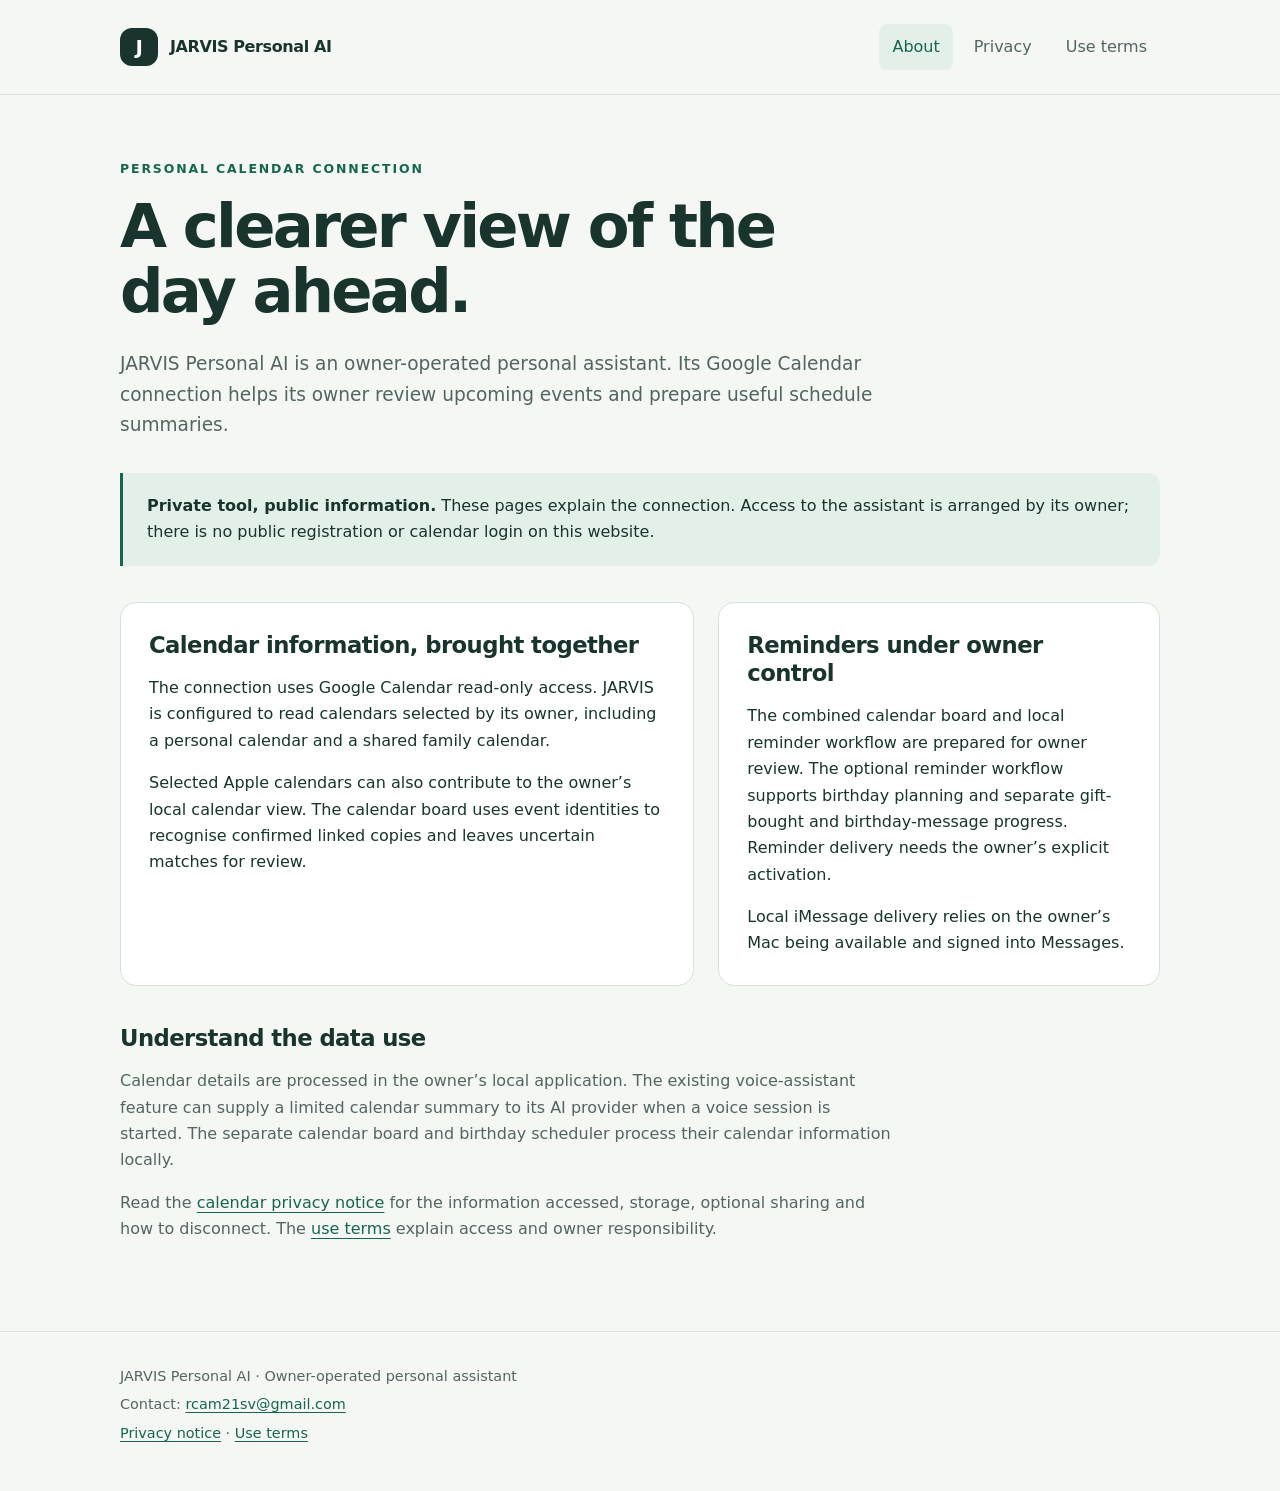
<file: index.html>
<!doctype html>
<html lang="en">
<head>
 <meta name="google-site-verification" content="1yvTeYwo1MRHbJWouX_5SvsG6cOAL9F-yPDknFe13h4" />
 <meta charset="utf-8"><meta name="viewport" content="width=device-width, initial-scale=1">
 <meta name="description" content="Information about the private JARVIS Personal AI calendar connection, its data use and owner controls.">
 <meta http-equiv="Content-Security-Policy" content="default-src 'none'; style-src 'self'; base-uri 'none'; form-action 'none'; frame-ancestors 'none'">
 <title>JARVIS Personal AI · Calendar connection</title><link rel="stylesheet" href="styles.css">
</head>
<body>
 <a class="skip-link" href="#main">Skip to content</a>
 <header><div class="wrap"><a class="brand" href="index.html"><span class="brand-mark" aria-hidden="true">J</span>JARVIS Personal AI</a><nav aria-label="Main navigation"><a href="index.html" aria-current="page">About</a><a href="privacy.html">Privacy</a><a href="terms.html">Use terms</a></nav></div></header>
 <main id="main" class="wrap">
  <p class="eyebrow">Personal calendar connection</p>
  <h1>A clearer view of the day ahead.</h1>
  <p class="lead">JARVIS Personal AI is an owner-operated personal assistant. Its Google Calendar connection helps its owner review upcoming events and prepare useful schedule summaries.</p>
  <div class="notice"><p><strong>Private tool, public information.</strong> These pages explain the connection. Access to the assistant is arranged by its owner; there is no public registration or calendar login on this website.</p></div>
  <div class="grid">
   <section class="panel"><h2>Calendar information, brought together</h2><p>The connection uses Google Calendar read-only access. JARVIS is configured to read calendars selected by its owner, including a personal calendar and a shared family calendar.</p><p>Selected Apple calendars can also contribute to the owner’s local calendar view. The calendar board uses event identities to recognise confirmed linked copies and leaves uncertain matches for review.</p></section>
   <section class="panel"><h2>Reminders under owner control</h2><p>The combined calendar board and local reminder workflow are prepared for owner review. The optional reminder workflow supports birthday planning and separate gift-bought and birthday-message progress. Reminder delivery needs the owner’s explicit activation.</p><p>Local iMessage delivery relies on the owner’s Mac being available and signed into Messages.</p></section>
  </div>
  <section class="prose"><h2>Understand the data use</h2><p>Calendar details are processed in the owner’s local application. The existing voice-assistant feature can supply a limited calendar summary to its AI provider when a voice session is started. The separate calendar board and birthday scheduler process their calendar information locally.</p><p>Read the <a href="privacy.html">calendar privacy notice</a> for the information accessed, storage, optional sharing and how to disconnect. The <a href="terms.html">use terms</a> explain access and owner responsibility.</p></section>
 </main>
 <footer><div class="wrap"><p>JARVIS Personal AI · Owner-operated personal assistant</p><p>Contact: <a href="mailto:rcam21sv@gmail.com">rcam21sv@gmail.com</a></p><p><a href="privacy.html">Privacy notice</a> · <a href="terms.html">Use terms</a></p></div></footer>
</body></html>
</file>
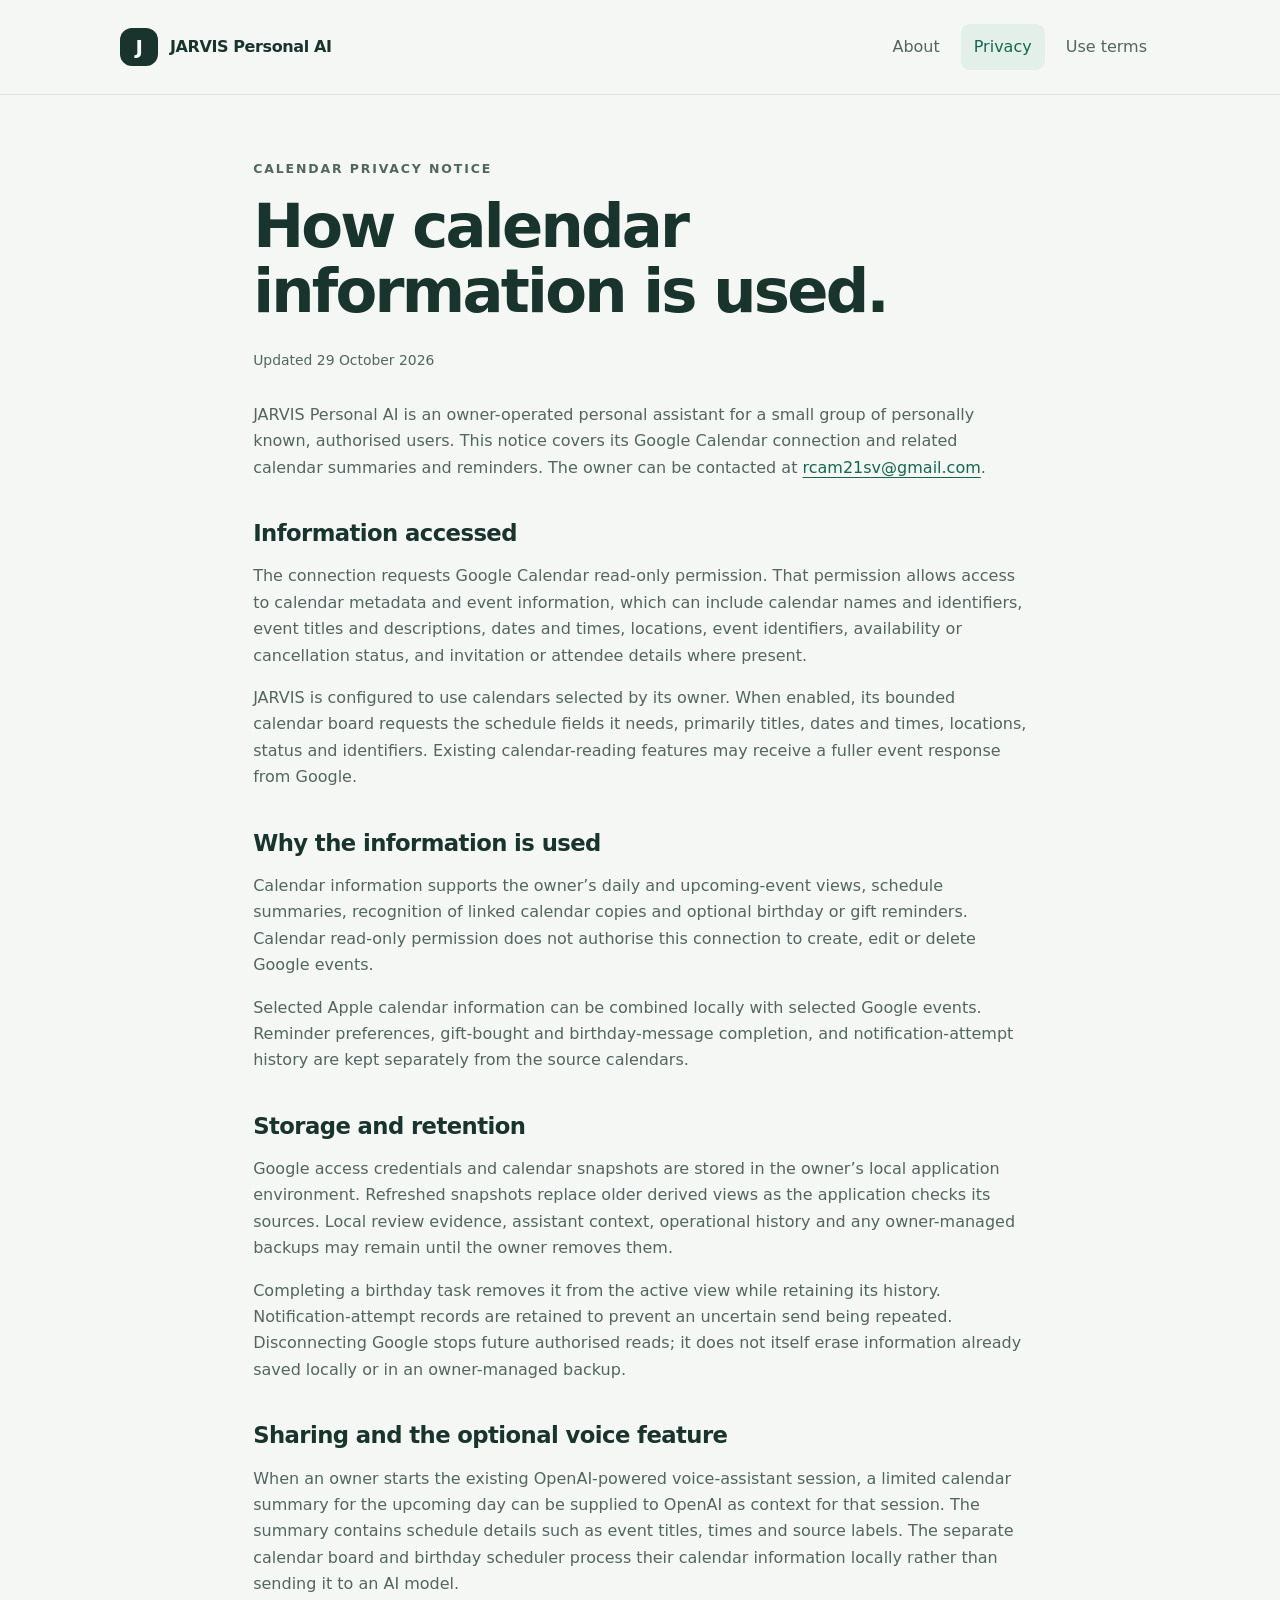
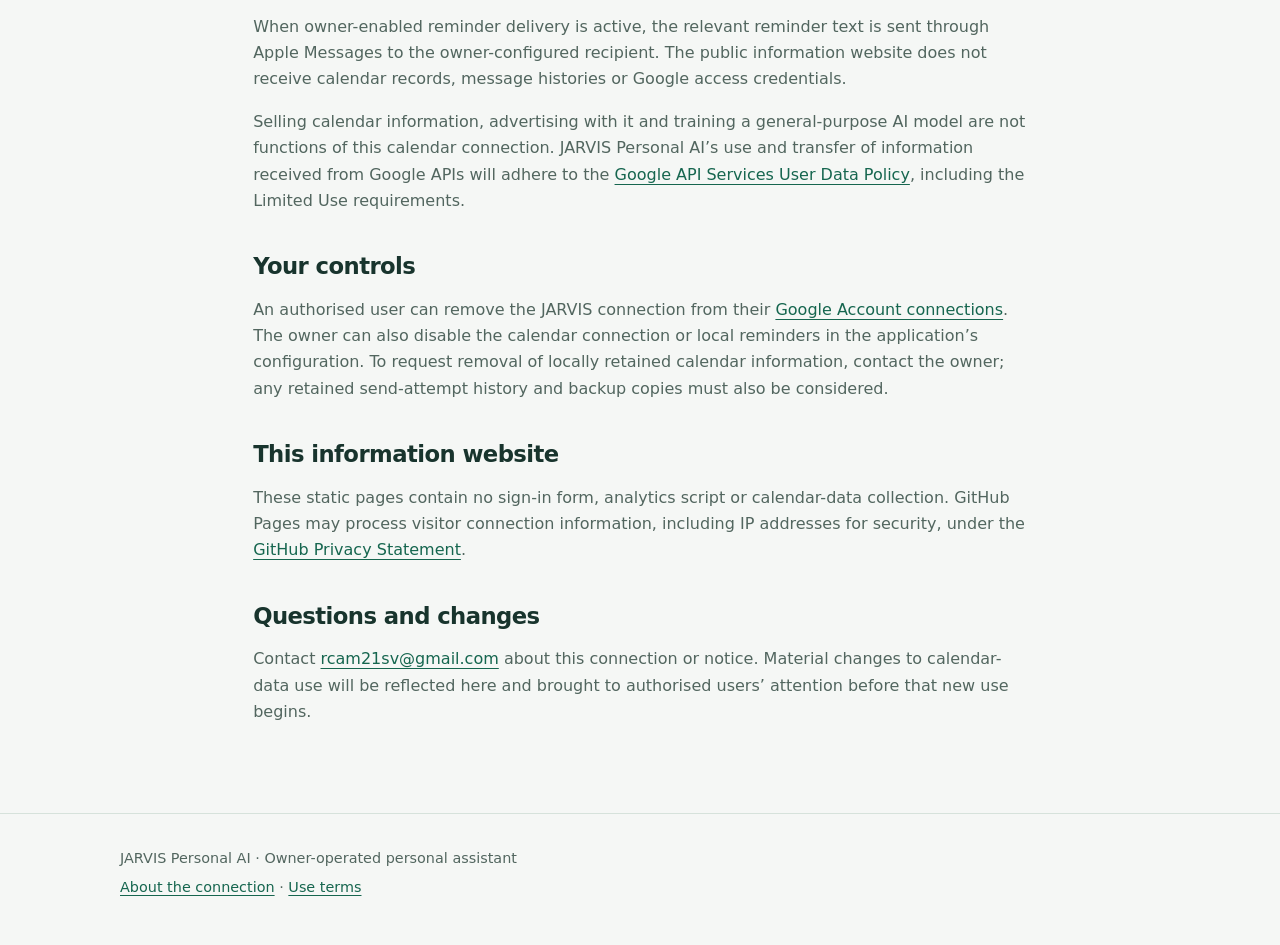
<file: privacy.html>
<!doctype html>
<html lang="en">
<head>
 <meta charset="utf-8"><meta name="viewport" content="width=device-width, initial-scale=1">
 <meta name="description" content="How the private JARVIS Personal AI Google Calendar connection accesses, uses, stores and shares calendar information.">
 <meta http-equiv="Content-Security-Policy" content="default-src 'none'; style-src 'self'; base-uri 'none'; form-action 'none'; frame-ancestors 'none'">
 <title>Calendar privacy notice · JARVIS Personal AI</title><link rel="stylesheet" href="styles.css">
</head>
<body>
 <a class="skip-link" href="#main">Skip to content</a>
 <header><div class="wrap"><a class="brand" href="index.html"><span class="brand-mark" aria-hidden="true">J</span>JARVIS Personal AI</a><nav aria-label="Main navigation"><a href="index.html">About</a><a href="privacy.html" aria-current="page">Privacy</a><a href="terms.html">Use terms</a></nav></div></header>
 <main id="main" class="wrap prose">
  <p class="eyebrow">Calendar privacy notice</p><h1>How calendar information is used.</h1>
  <p class="meta">Updated 29 October 2026</p>
  <p>JARVIS Personal AI is an owner-operated personal assistant for a small group of personally known, authorised users. This notice covers its Google Calendar connection and related calendar summaries and reminders. The owner can be contacted at <a href="mailto:rcam21sv@gmail.com">rcam21sv@gmail.com</a>.</p>
  <h2>Information accessed</h2>
  <p>The connection requests Google Calendar read-only permission. That permission allows access to calendar metadata and event information, which can include calendar names and identifiers, event titles and descriptions, dates and times, locations, event identifiers, availability or cancellation status, and invitation or attendee details where present.</p>
  <p>JARVIS is configured to use calendars selected by its owner. When enabled, its bounded calendar board requests the schedule fields it needs, primarily titles, dates and times, locations, status and identifiers. Existing calendar-reading features may receive a fuller event response from Google.</p>
  <h2>Why the information is used</h2>
  <p>Calendar information supports the owner’s daily and upcoming-event views, schedule summaries, recognition of linked calendar copies and optional birthday or gift reminders. Calendar read-only permission does not authorise this connection to create, edit or delete Google events.</p>
  <p>Selected Apple calendar information can be combined locally with selected Google events. Reminder preferences, gift-bought and birthday-message completion, and notification-attempt history are kept separately from the source calendars.</p>
  <h2>Storage and retention</h2>
  <p>Google access credentials and calendar snapshots are stored in the owner’s local application environment. Refreshed snapshots replace older derived views as the application checks its sources. Local review evidence, assistant context, operational history and any owner-managed backups may remain until the owner removes them.</p>
  <p>Completing a birthday task removes it from the active view while retaining its history. Notification-attempt records are retained to prevent an uncertain send being repeated. Disconnecting Google stops future authorised reads; it does not itself erase information already saved locally or in an owner-managed backup.</p>
  <h2>Sharing and the optional voice feature</h2>
  <p>When an owner starts the existing OpenAI-powered voice-assistant session, a limited calendar summary for the upcoming day can be supplied to OpenAI as context for that session. The summary contains schedule details such as event titles, times and source labels. The separate calendar board and birthday scheduler process their calendar information locally rather than sending it to an AI model.</p>
  <p>When owner-enabled reminder delivery is active, the relevant reminder text is sent through Apple Messages to the owner-configured recipient. The public information website does not receive calendar records, message histories or Google access credentials.</p>
  <p>Selling calendar information, advertising with it and training a general-purpose AI model are not functions of this calendar connection. JARVIS Personal AI’s use and transfer of information received from Google APIs will adhere to the <a href="https://developers.google.com/terms/api-services-user-data-policy">Google API Services User Data Policy</a>, including the Limited Use requirements.</p>
  <h2>Your controls</h2>
  <p>An authorised user can remove the JARVIS connection from their <a href="https://myaccount.google.com/connections">Google Account connections</a>. The owner can also disable the calendar connection or local reminders in the application’s configuration. To request removal of locally retained calendar information, contact the owner; any retained send-attempt history and backup copies must also be considered.</p>
  <h2>This information website</h2>
  <p>These static pages contain no sign-in form, analytics script or calendar-data collection. GitHub Pages may process visitor connection information, including IP addresses for security, under the <a href="https://docs.github.com/en/site-policy/privacy-policies/github-general-privacy-statement">GitHub Privacy Statement</a>.</p>
  <h2>Questions and changes</h2>
  <p>Contact <a href="mailto:rcam21sv@gmail.com">rcam21sv@gmail.com</a> about this connection or notice. Material changes to calendar-data use will be reflected here and brought to authorised users’ attention before that new use begins.</p>
 </main>
 <footer><div class="wrap"><p>JARVIS Personal AI · Owner-operated personal assistant</p><p><a href="index.html">About the connection</a> · <a href="terms.html">Use terms</a></p></div></footer>
</body></html>
</file>
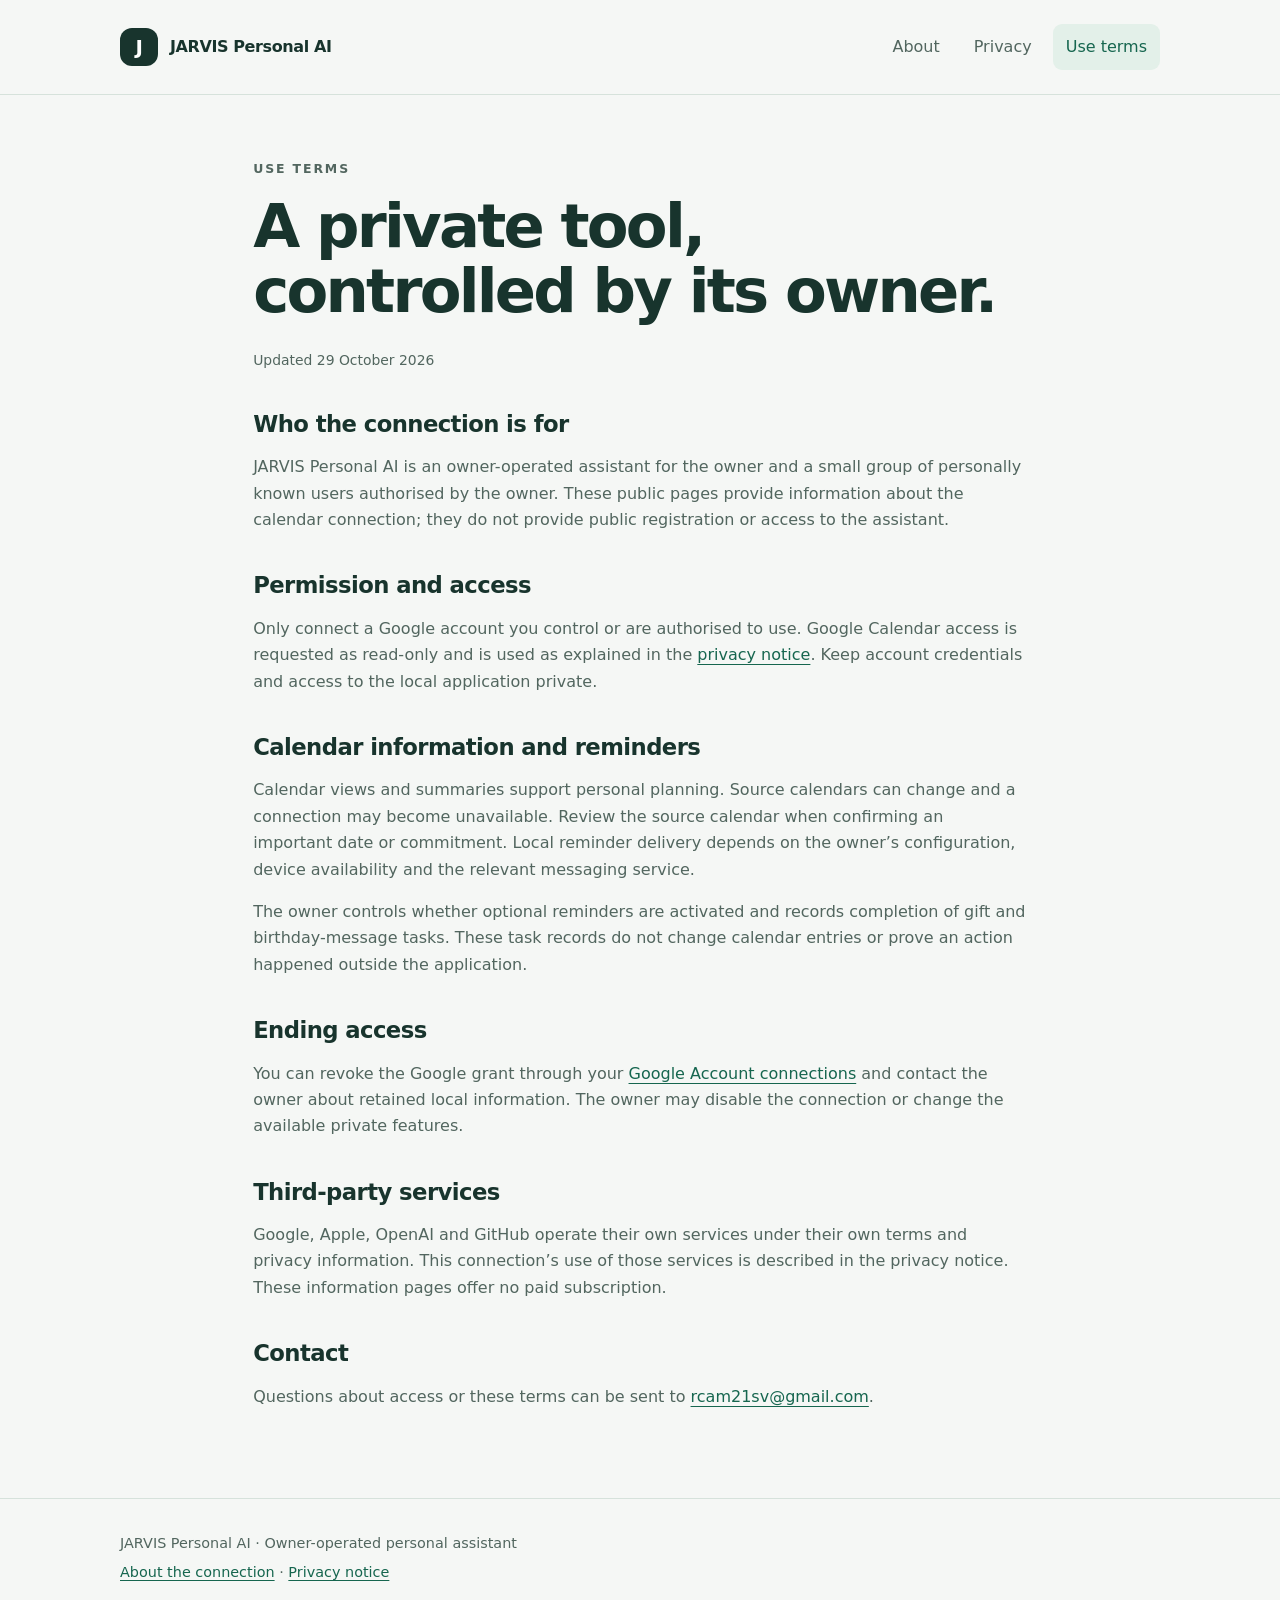
<file: terms.html>
<!doctype html>
<html lang="en">
<head>
 <meta charset="utf-8"><meta name="viewport" content="width=device-width, initial-scale=1">
 <meta name="description" content="Access and use terms for the private JARVIS Personal AI calendar connection.">
 <meta http-equiv="Content-Security-Policy" content="default-src 'none'; style-src 'self'; base-uri 'none'; form-action 'none'; frame-ancestors 'none'">
 <title>Use terms · JARVIS Personal AI</title><link rel="stylesheet" href="styles.css">
</head>
<body>
 <a class="skip-link" href="#main">Skip to content</a>
 <header><div class="wrap"><a class="brand" href="index.html"><span class="brand-mark" aria-hidden="true">J</span>JARVIS Personal AI</a><nav aria-label="Main navigation"><a href="index.html">About</a><a href="privacy.html">Privacy</a><a href="terms.html" aria-current="page">Use terms</a></nav></div></header>
 <main id="main" class="wrap prose">
  <p class="eyebrow">Use terms</p><h1>A private tool, controlled by its owner.</h1><p class="meta">Updated 29 October 2026</p>
  <h2>Who the connection is for</h2><p>JARVIS Personal AI is an owner-operated assistant for the owner and a small group of personally known users authorised by the owner. These public pages provide information about the calendar connection; they do not provide public registration or access to the assistant.</p>
  <h2>Permission and access</h2><p>Only connect a Google account you control or are authorised to use. Google Calendar access is requested as read-only and is used as explained in the <a href="privacy.html">privacy notice</a>. Keep account credentials and access to the local application private.</p>
  <h2>Calendar information and reminders</h2><p>Calendar views and summaries support personal planning. Source calendars can change and a connection may become unavailable. Review the source calendar when confirming an important date or commitment. Local reminder delivery depends on the owner’s configuration, device availability and the relevant messaging service.</p>
  <p>The owner controls whether optional reminders are activated and records completion of gift and birthday-message tasks. These task records do not change calendar entries or prove an action happened outside the application.</p>
  <h2>Ending access</h2><p>You can revoke the Google grant through your <a href="https://myaccount.google.com/connections">Google Account connections</a> and contact the owner about retained local information. The owner may disable the connection or change the available private features.</p>
  <h2>Third-party services</h2><p>Google, Apple, OpenAI and GitHub operate their own services under their own terms and privacy information. This connection’s use of those services is described in the privacy notice. These information pages offer no paid subscription.</p>
  <h2>Contact</h2><p>Questions about access or these terms can be sent to <a href="mailto:rcam21sv@gmail.com">rcam21sv@gmail.com</a>.</p>
 </main>
 <footer><div class="wrap"><p>JARVIS Personal AI · Owner-operated personal assistant</p><p><a href="index.html">About the connection</a> · <a href="privacy.html">Privacy notice</a></p></div></footer>
</body></html>
</file>
<file: styles.css>
:root{color-scheme:light dark;--bg:#f5f7f5;--panel:#fff;--ink:#18342d;--muted:#52665f;--line:#d6e2db;--accent:#16664f;--wash:#e3f0e9;font:16px/1.65 system-ui,-apple-system,BlinkMacSystemFont,"Segoe UI",sans-serif}*{box-sizing:border-box}body{margin:0;background:var(--bg);color:var(--ink)}a{color:var(--accent);text-underline-offset:.22em}a:hover{text-decoration-thickness:2px}a:focus-visible{outline:3px solid var(--accent);outline-offset:5px;border-radius:2px}.wrap{width:min(1040px,calc(100% - 40px));margin:auto}header{border-bottom:1px solid var(--line)}header .wrap{display:flex;align-items:center;justify-content:space-between;gap:24px;min-height:94px;flex-wrap:wrap;padding-block:14px}.brand{font-weight:750;letter-spacing:-.025em;text-decoration:none;color:var(--ink);display:inline-flex;align-items:center;gap:12px}.brand-mark{display:grid;place-items:center;background:var(--ink);color:var(--panel);width:38px;height:38px;border-radius:12px;font-size:20px}nav{display:flex;gap:8px;flex-wrap:wrap}nav a{padding:10px 13px;color:var(--muted);text-decoration:none;border-radius:9px}nav a[aria-current=page]{background:var(--wash);color:var(--accent)}main{padding:64px 0 72px}.eyebrow{color:var(--accent);font-size:.78rem;font-weight:750;letter-spacing:.15em;text-transform:uppercase;margin:0 0 14px}h1{font-size:clamp(2.2rem,5vw,3.8rem);line-height:1.08;letter-spacing:-.045em;max-width:18ch;margin:0 0 24px}h2{font-size:1.42rem;line-height:1.25;letter-spacing:-.025em;margin:0 0 12px}h3{font-size:1.05rem;margin:0 0 8px}.lead{font-size:1.16rem;color:var(--muted);max-width:64ch;margin:0 0 30px}.notice{background:var(--wash);padding:20px 24px;border-left:3px solid var(--accent);border-radius:0 12px 12px 0;margin:32px 0}.notice p{margin:0}.grid{display:grid;grid-template-columns:1.3fr 1fr;gap:24px;margin:36px 0}.panel{background:var(--panel);padding:28px;border:1px solid var(--line);border-radius:16px}.panel p:last-child{margin-bottom:0}.prose{max-width:76ch}.prose h2{margin-top:38px}.prose p,.prose li{color:var(--muted)}.prose ul{padding-left:23px}.prose li{padding-left:3px;margin-block:8px}.meta{font-size:.87rem;color:var(--muted);margin-bottom:30px}footer{border-top:1px solid var(--line);color:var(--muted);font-size:.9rem;padding:28px 0 40px}footer p{margin:5px 0}footer a,.prose a{overflow-wrap:anywhere}.pill{display:inline-block;border:1px solid var(--line);border-radius:50px;padding:5px 12px;font-size:.8rem;color:var(--muted);margin-bottom:18px}@media(max-width:650px){.wrap{width:calc(100% - 32px)}header .wrap{gap:10px;min-height:86px}nav{gap:0}nav a{padding:8px 10px}main{padding-top:40px}.grid{grid-template-columns:1fr;gap:18px}.panel{padding:22px}}@media(prefers-color-scheme:dark){:root{--bg:#101a16;--panel:#18251f;--ink:#e2eee6;--muted:#aec1b5;--line:#35473d;--accent:#9bd4b5;--wash:#233b2c}.brand-mark{background:#a9dbbd;color:#13231a}}@media(prefers-reduced-motion:reduce){*{scroll-behavior:auto!important}}@media print{body{background:#fff;color:#111}header,footer{display:none}main{padding:0}.wrap{width:100%}.prose{max-width:none}}

.skip-link{position:absolute;left:20px;top:0;transform:translateY(-150%);z-index:10;padding:10px 16px;background:var(--panel);border:2px solid var(--accent)}.skip-link:focus{transform:none}
</file>
